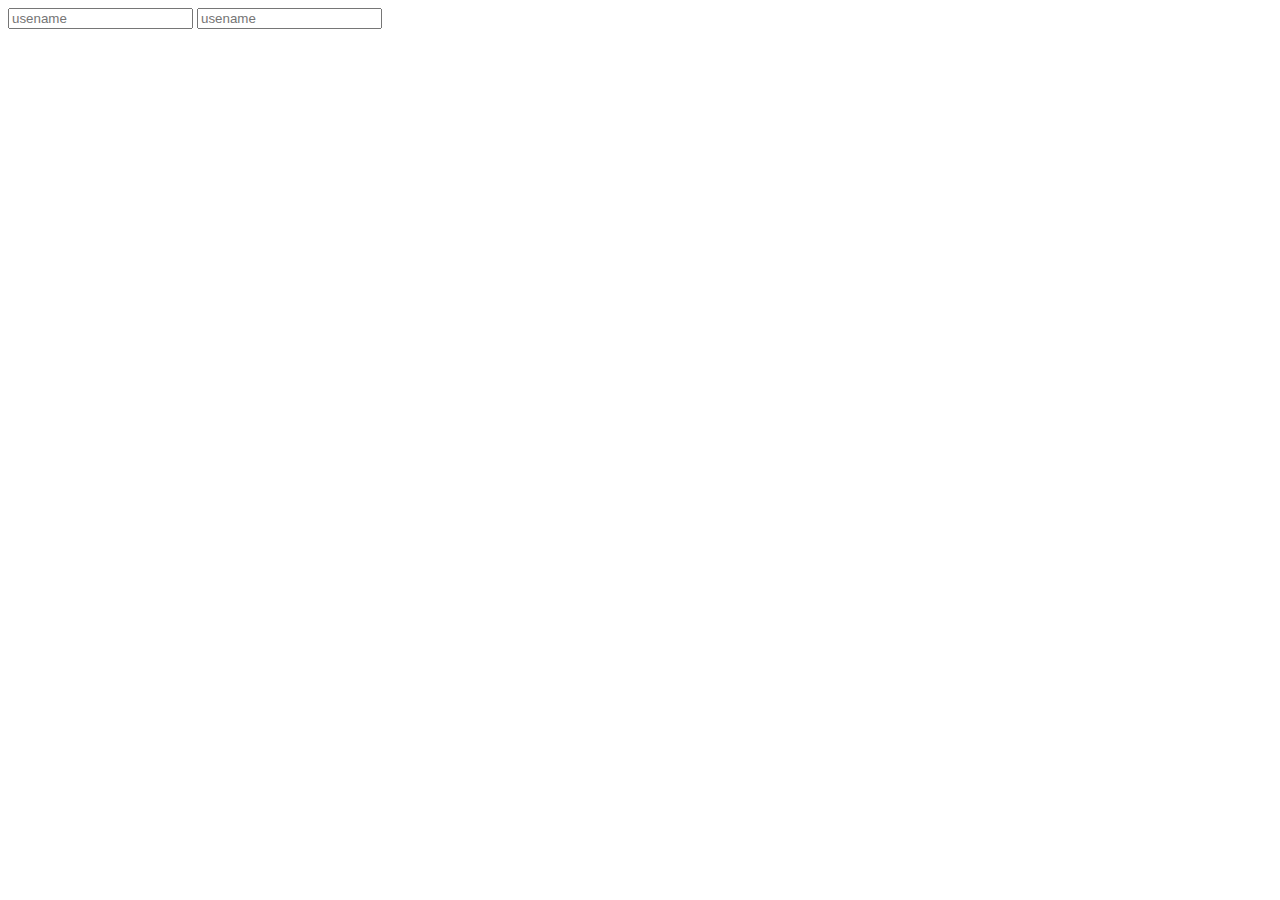
<file: index.html>
<html>
    <head>
        <title>login</title>
    </head>
    <body>
        <div>
            <input type="text" placeholder="usename">
                        <input type="password" placeholder="usename">
        </div>
    </body>
</html>
</file>
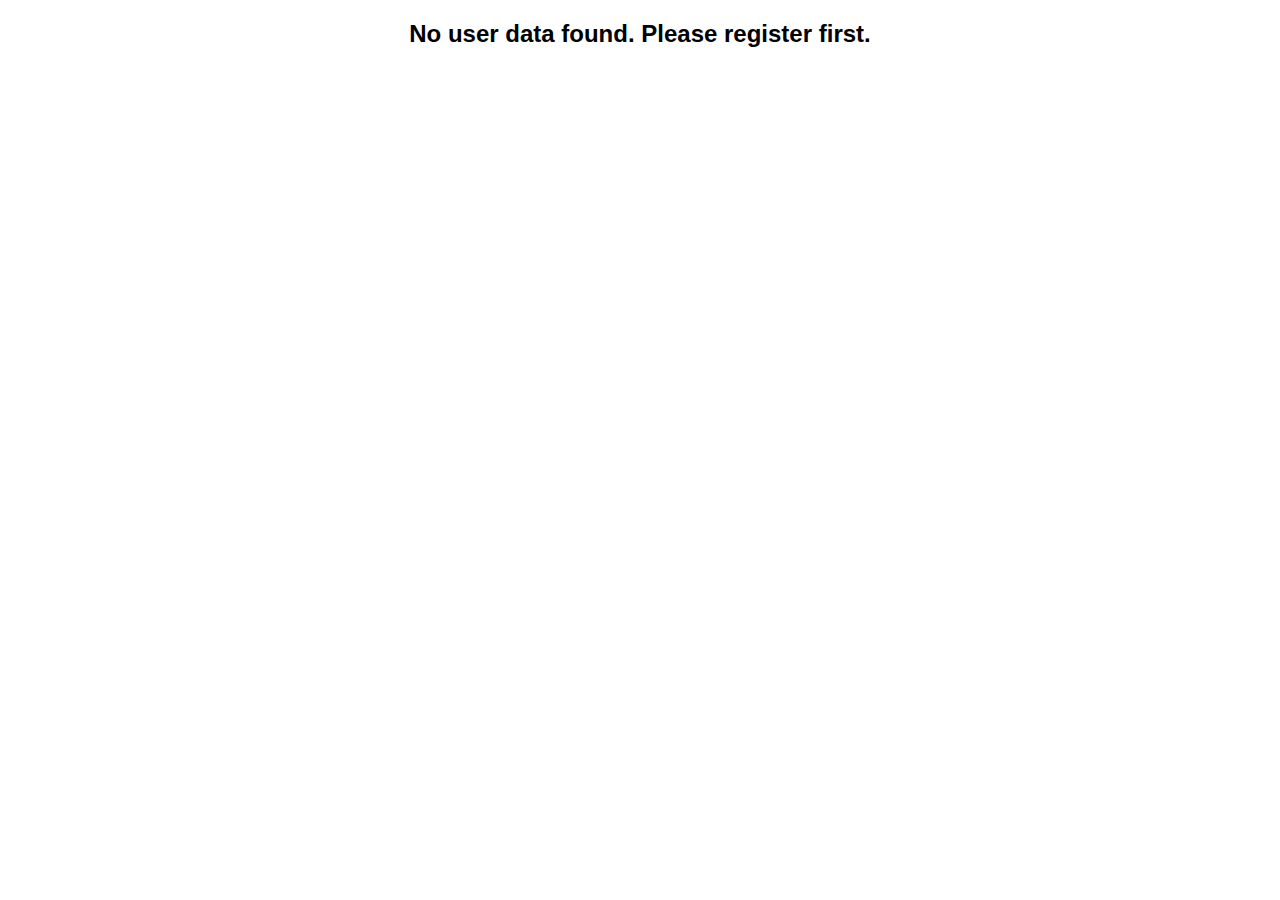
<file: data.html>
<!DOCTYPE html>
<html>
<head>
  <title>User Data</title>
  <style>
    body { font-family: Arial, sans-serif; }
    table { margin: 50px auto; border-collapse: collapse; width: 50%; }
    table, th, td { border: 1px solid black; padding: 10px; text-align: center; }
    h2 { text-align: center; }
  </style>
</head>
<body>
  <h2>Registered User Data</h2>
  <table id="userTable">
    <tr>
      <th>Username</th>
      <th>Email</th>
      <th>Password</th>
    </tr>
  </table>

  <script>
    // Fetch stored values
    const uname = localStorage.getItem("username");
    const email = localStorage.getItem("email");
    const password = localStorage.getItem("password");

    if (uname && email && password) {
      const table = document.getElementById("userTable");
      const row = table.insertRow();
      row.insertCell(0).innerText = uname;
      row.insertCell(1).innerText = email;
      row.insertCell(2).innerText = password;
    } else {
      document.body.innerHTML = "<h2>No user data found. Please register first.</h2>";
    }
  </script>
</body>
</html>
</file>
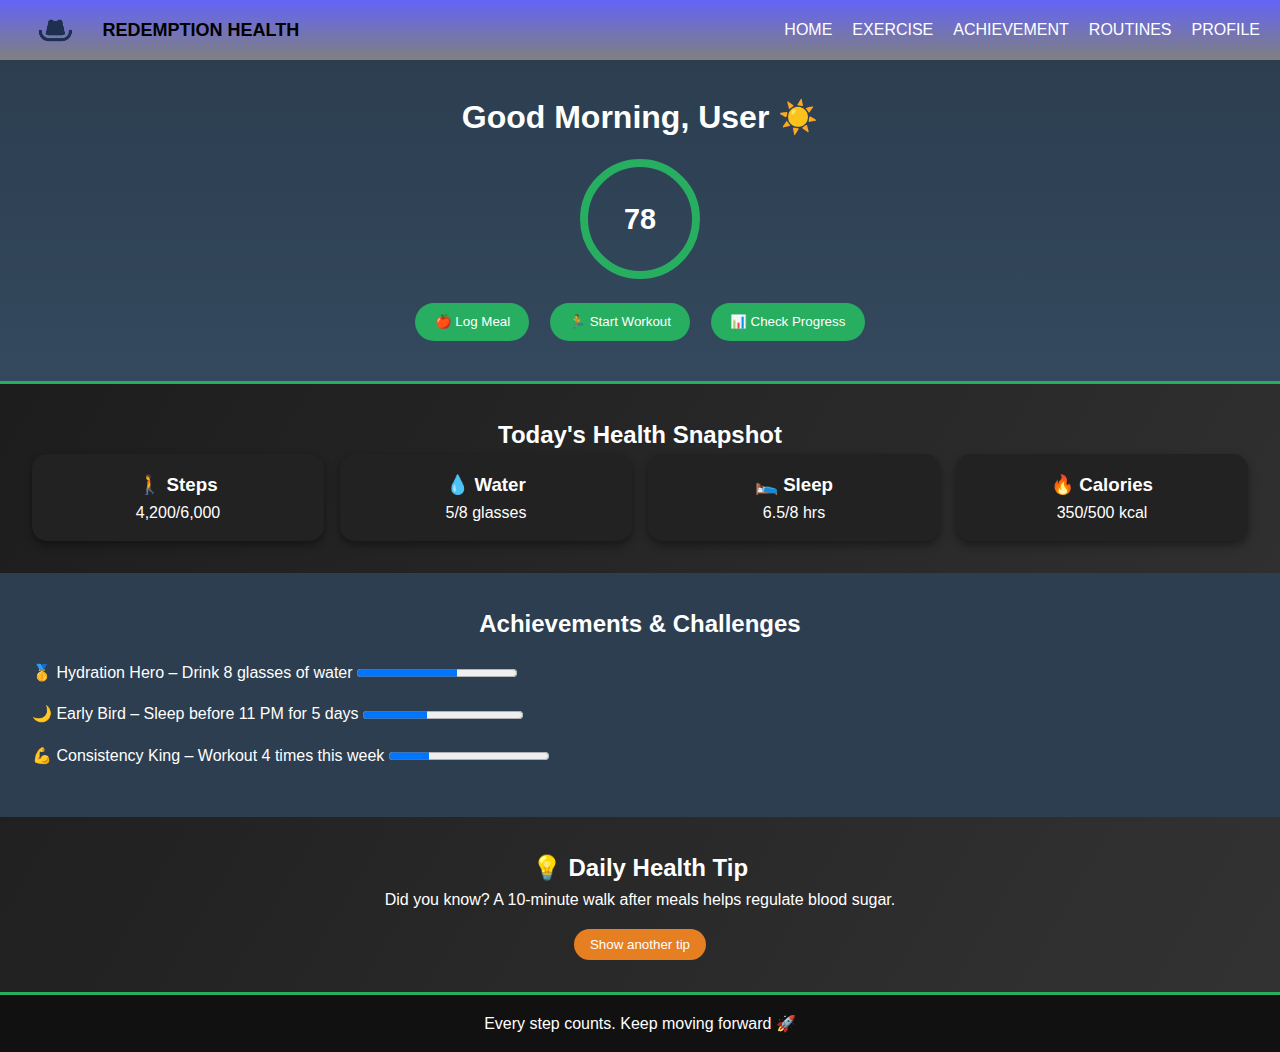
<file: home.html>
<!DOCTYPE html>
<html lang="en">
<head>
  <meta charset="UTF-8">
  <meta name="viewport" content="width=device-width, initial-scale=1.0">
  <title>Flexbox Navbar</title>
  <style>
    nav {
  display: flex;
  justify-content: space-between; /* logo+name on left, menu on right */
  align-items: center;
  padding: 0 20px;
  height: 60px;
  background: linear-gradient(to bottom, rgb(100, 100, 246),grey);
}

.logo-container {
  display: flex;
  align-items: center; /* Align logo and text vertically */
  gap: 10px; /* Space between logo and text */
}

.logo {
  height: 40px;  /* Small logo */
  width: auto;
}

.site-name {
  color: black;
  font-weight: bold;
  font-size: 18px;
}

.nav-links {
  list-style: none;
  display: flex;
  gap: 20px;
}
.navlinks:hover{
    transition:scale(1.2) rotate(5deg);
}

.nav-links li a {
  color: white;
  text-decoration: none;
}
  </style>
</head>
<body>
 <nav>
  <div class="logo-container">
    <img src="webicon.png" alt="logo" class="logo">
    <span class="site-name">REDEMPTION HEALTH</span>
  </div>
  <ul class="nav-links">
    <li><a href="#">HOME</a></li>
    <li><a href="C:\xampp\mang\publicff\exercise.html">EXERCISE</a></li>
    <li><a class="main" href="C:\xampp\mang\publicff\achievements.html">ACHIEVEMENT</a></li>
    <li><a href="C:\xampp\mang\publicff\routines.html">ROUTINES</a></li>
    <li><a href="C:\Users\sindh\public\mang\publicff\public copy\profile.html">PROFILE</a></li>
  </ul>
</nav>
</body>
</html>
<!DOCTYPE html>
<html lang="en">
<head>
  <meta charset="UTF-8">
  <meta name="viewport" content="width=device-width, initial-scale=1.0">
  <title>Health Dashboard</title>
  <style>
    /* General Reset */
* {
  margin: 0;
  padding: 0;
  box-sizing: border-box;
  font-family: "Segoe UI", Tahoma, Geneva, Verdana, sans-serif;
}

body {
  background: linear-gradient(120deg, #1a1a1a, #333);
  color: #fff;
  line-height: 1.6;
  text-align: center;
}

/* Hero */
.hero {
  padding: 2rem;
  background: linear-gradient(180deg, #2c3e50, #34495e);
  border-bottom: 3px solid #27ae60;
}

.hero h1 {
  margin-bottom: 1rem;
}

.health-ring {
  width: 120px;
  height: 120px;
  border-radius: 50%;
  margin: 1rem auto;
  border: 8px solid #27ae60;
  display: flex;
  align-items: center;
  justify-content: center;
  font-size: 1.8rem;
  font-weight: bold;
}

.quick-actions button {
  margin: 0.5rem;
  padding: 0.7rem 1.2rem;
  border: none;
  border-radius: 25px;
  background: #27ae60;
  color: #fff;
  cursor: pointer;
  transition: 0.3s;
}

.quick-actions button:hover {
  background: #2ecc71;
}

/* Snapshot */
.snapshot {
  padding: 2rem;
}

.cards {
  display: grid;
  grid-template-columns: repeat(auto-fit, minmax(180px, 1fr));
  gap: 1rem;
}

.card {
  background: #222;
  padding: 1rem;
  border-radius: 15px;
  box-shadow: 0 4px 8px rgba(0,0,0,0.4);
}

/* Achievements */
.achievements {
  padding: 2rem;
  background: #2c3e50;
}

.achievements ul {
  list-style: none;
}

.achievements li {
  margin: 1rem 0;
  text-align: left;
}

/* Tip */
.tip {
  padding: 2rem;
}

.tip button {
  margin-top: 1rem;
  padding: 0.5rem 1rem;
  background: #e67e22;
  color: #fff;
  border: none;
  border-radius: 20px;
  cursor: pointer;
}

.tip button:hover {
  background: #d35400;
}

/* Footer */
footer {
  padding: 1rem;
  background: #111;
  border-top: 3px solid #27ae60;
}

  </style>
</head>
<body>
  <!-- Hero Section -->
  <header class="hero">
    <div class="hero-content">
      <h1 id="greeting">Good Day, User 👋</h1>
      <div class="health-ring">
        <span id="health-score">78</span>
      </div>
      <div class="quick-actions">
        <button>🍎 Log Meal</button>
        <button>🏃 Start Workout</button>
        <button>📊 Check Progress</button>
      </div>
    </div>
  </header>

  <!-- Health Snapshot -->
  <section class="snapshot">
    <h2>Today's Health Snapshot</h2>
    <div class="cards">
      <div class="card">
        <h3>🚶 Steps</h3>
        <p><span id="steps">4,200</span>/6,000</p>
      </div>
      <div class="card">
        <h3>💧 Water</h3>
        <p><span id="water">5</span>/8 glasses</p>
      </div>
      <div class="card">
        <h3>🛌 Sleep</h3>
        <p><span id="sleep">6.5</span>/8 hrs</p>
      </div>
      <div class="card">
        <h3>🔥 Calories</h3>
        <p><span id="calories">350</span>/500 kcal</p>
      </div>
    </div>
  </section>

  <!-- Achievements -->
  <section class="achievements">
    <h2>Achievements & Challenges</h2>
    <ul>
      <li>🥇 Hydration Hero – Drink 8 glasses of water <progress value="5" max="8"></progress></li>
      <li>🌙 Early Bird – Sleep before 11 PM for 5 days <progress value="2" max="5"></progress></li>
      <li>💪 Consistency King – Workout 4 times this week <progress value="1" max="4"></progress></li>
    </ul>
  </section>

  <!-- Daily Tip -->
  <section class="tip">
    <h2>💡 Daily Health Tip</h2>
    <p id="tip-text">Did you know? A 10-minute walk after meals helps regulate blood sugar.</p>
    <button onclick="newTip()">Show another tip</button>
  </section>

  <!-- Footer -->
  <footer>
    <p>Every step counts. Keep moving forward 🚀</p>
  </footer>

  <script>// Greeting based on time
const greeting = document.getElementById("greeting");
const hour = new Date().getHours();
if (hour < 12) {
  greeting.innerText = "Good Morning, User ☀️";
} else if (hour < 18) {
  greeting.innerText = "Good Afternoon, User 🌤️";
} else {
  greeting.innerText = "Good Evening, User 🌙";
}

// Health tips
const tips = [
  "Drink a glass of water before every meal to stay hydrated.",
  "A 10-minute walk after meals helps regulate blood sugar.",
  "Stretching for 5 minutes a day improves flexibility.",
  "Aim for 7-8 hours of sleep for better recovery.",
  "Replace sugary drinks with water or green tea."
];

function newTip() {
  const random = Math.floor(Math.random() * tips.length);
  document.getElementById("tip-text").innerText = tips[random];
}
</script>
</body>
</html>
</file>
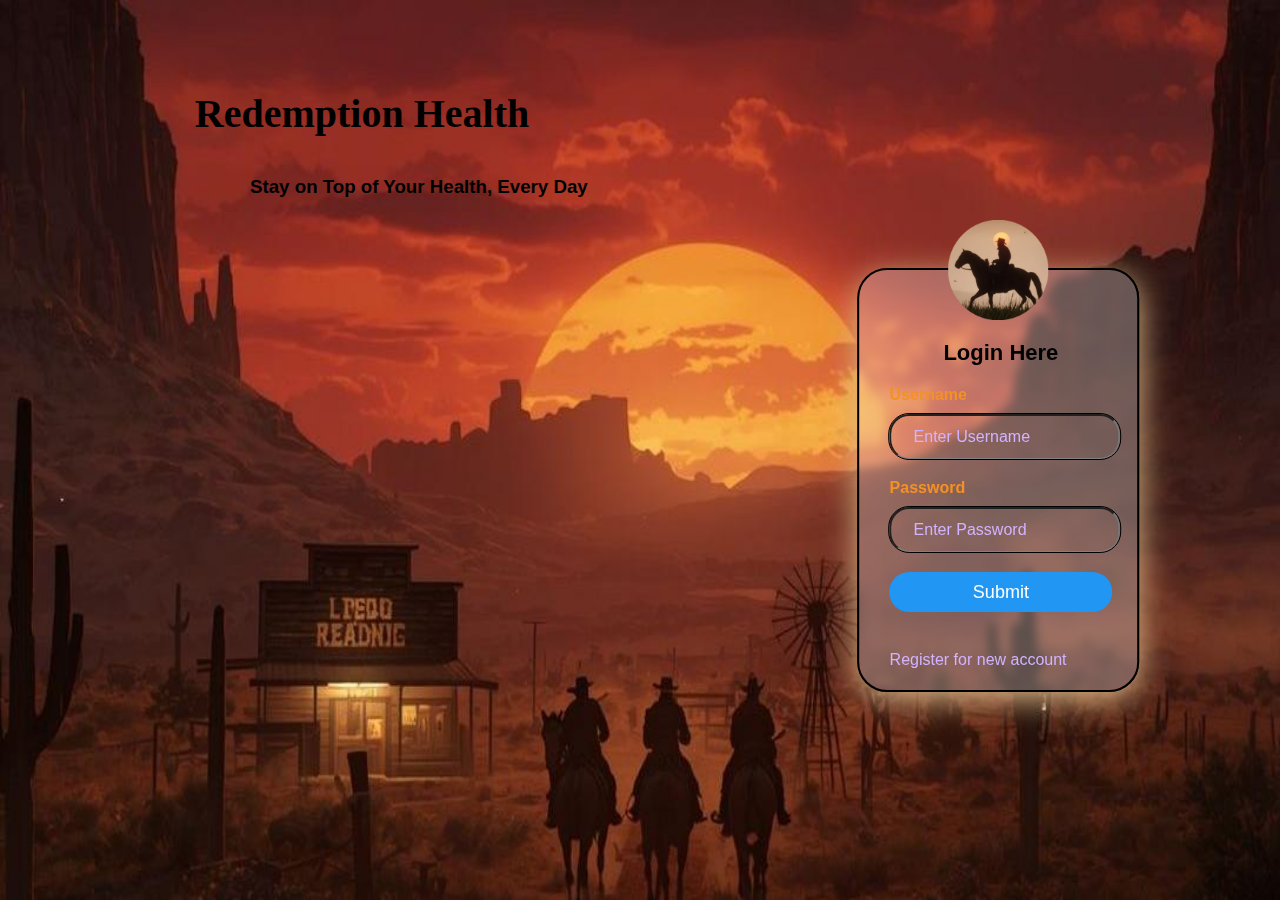
<file: login.html>
<!DOCTYPE html>
<head>
<title>Login Form Design</title>
<link rel="stylesheet" type="text/css" href="styles.css">
<script href="C:\xampp\mang\publicff\script.js"></script>
    </head>
    

<body>
    <div class="web">
<h1 class="webname">Redemption Health</h1></div>
<div class="webs">
    <h3 class="websname">Stay on Top of Your Health, Every Day</h3>
</div>

    <div class="box">

    <img src="user.png" class="user">

        <h1>Login Here</h1>

        <form name="myform"  action="home.html"
         method="POST" >

            <p>Username</p>
            <input type="text" name="uname" placeholder="Enter Username " required="">

            <p>Password</p>
            <input type="password" name="upswd" placeholder="Enter Password" required="">


           <input type="submit" name="">

            <br><br>
            <a href="register.html">Register for new account</a>

        </form>
        
    </div>

    

</body>
</html>
</file>
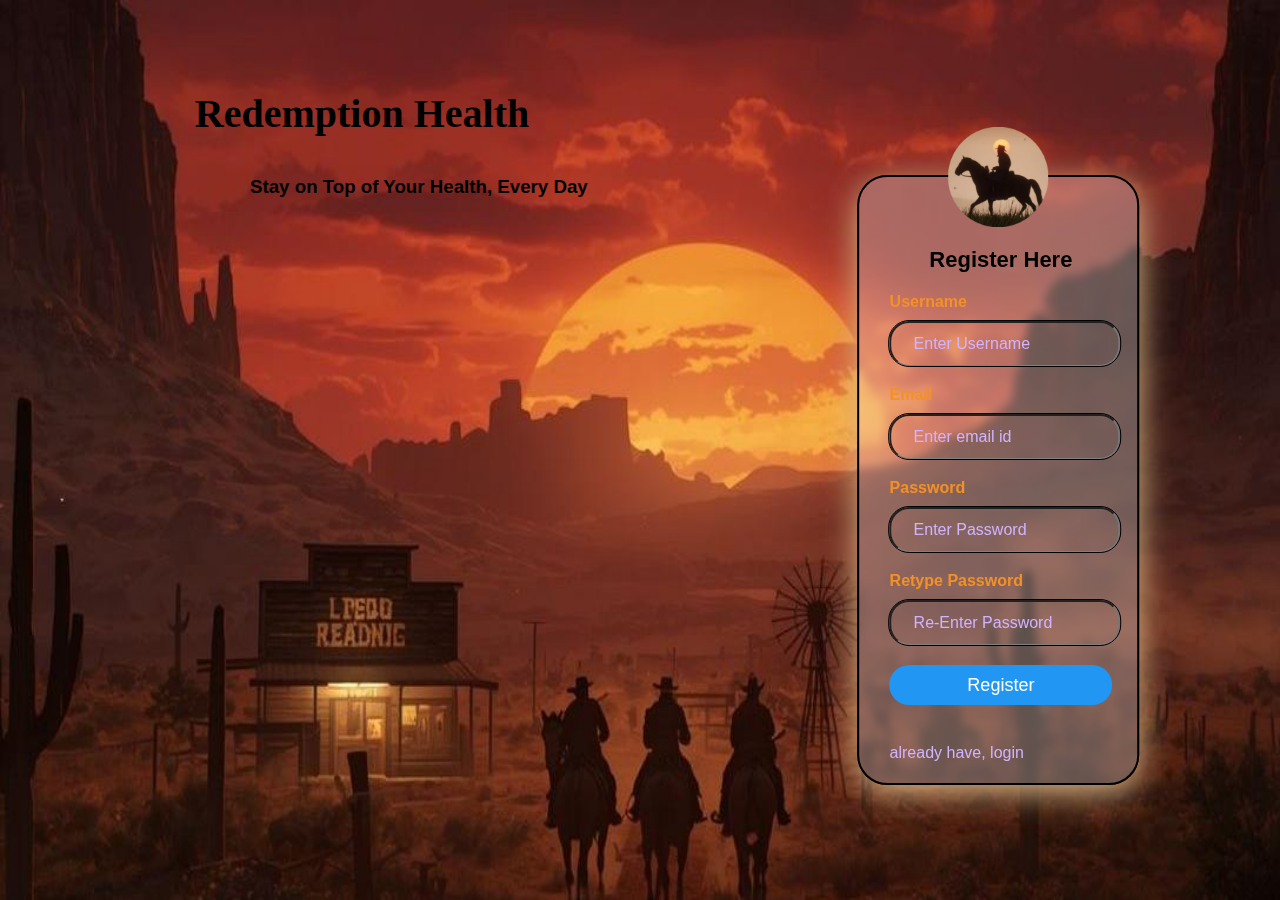
<file: register.html>
<!DOCTYPE html>
<head>
<title>Register Form Design</title>
    <link rel="stylesheet" type="text/css" href="styles.css">
    <link href="script.js">
</head>
<body>
     <div class="web">
<h1 class="webname">Redemption Health</h1></div>
<div class="webs">
    <h3 class="websname">Stay on Top of Your Health, Every Day</h3>
</div>

    <div class="box">
    <img src="user.png" class="user">

        <h1>Register Here</h1>

        <form name="myform2" action="login.html" method="POST">

            <p>Username</p>
            <input type="text" name="uname1" placeholder="Enter Username" required="enter name">

            <p>Email</p>
            <input type="Email" name="email" placeholder="Enter email id" required="">

            <p>Password</p>
            <input type="password" name="upswd1" placeholder="Enter Password" required="">

            <p>Retype Password</p>
            <input type="password" name="upswd2" placeholder="Re-Enter Password" required="">

            <input type="submit" name="" value="Register">

            <br><br>
            <a href="login.html">already have, login </a>
        </form>
        
    </div>

</body>
</html>
</file>
<file: styles.css>
body{
    margin: 0;
    padding: 0;
    background: url(loginpageimg.jpg)no-repeat center center fixed;
    background-size:100% 100% ;
    -moz-background-size: cover;
    -o-background-size: cover;
    font-family: sans-serif;
}

.box{

    margin-top: 30px;
    padding-left: 100px;
    background: rgba(255, 255, 255, 0.279);
    backdrop-filter: blur(5px);
    -webkit-backdrop-filter: blur(5px); /* For Safari */
    border-radius: 10px;
    padding: 20px;
    box-shadow: 0 8px 32px 0 burlywood;
    border: 1px solid rgba(255, 255, 255, 0.304);
    color: red;
    top: 50%;
    left: 78%;
    position: absolute;
    transform: translate(-50%,-50%);
    box-sizing: border-box;
    padding: 70px 30px;
    border : 2px solid black;
    border-radius: 30px;
    padding-bottom: 20px;
    padding-right: 25px;
}



.user{
    width: 100px;
    height: 100px;
    position: absolute;
    top: -50px;
    left: calc(50% - 50px);
}

h1{
    margin: 0;
    padding: 0 0 20px;
    text-align: center;
    font-size: 22px;
    color: black;
}

p{
    color: #f49126;
    margin: 0;
    padding-bottom: 10px;
    font-weight: bold;
}

input{
    width: 100%;
    margin-bottom: 20px;
}

 input[type="text"], input[type="password"] ,input[type="email"]
{
    
    border-bottom: 1px solid grey;
    border-radius: 20px;
    background: transparent;
    outline: 1px solid black;
    height: 40px;
    color: #673ab7;
    font-size: 16px;
}
input::placeholder{
    color: #d1b3ff;
    padding-left: 20px;
    
}

input[type="submit"]
{
    border: none;
    outline: none;
    height: 40px;
    background: #2196f3;
    color: #fff;
    font-size: 18px;
    border-radius: 20px;

}


input[type="submit"]:hover
{
    cursor: pointer;
    background: #0097a7;
}

a
{
    text-decoration:dotted;
    font-size: 16px;
    line-height: 20px;
    color:#d1b3ff;
}


a:hover
{
    color: aquamarine;
}
.webname{
    width:40%;
    font-size:40px;
    color:black;
    font-family: Georgia, 'Times New Roman', Times, serif;
}
.web{
    padding-top: 50px;
    margin-right: 150px;
    padding-left: 170px;
    margin-top: 40px;

}
.webs{
                                                 
    padding-top: 0px;
    margin-right: 250px;
    padding-left: 170px;
    margin-left: 80px;
    margin-bottom: 100px;


}

    .navbar {
      display: flex;                 
      justify-content: space-between; /* Space between logo and links */
      align-items: center;           /* Vertically center items */
      background: #333;
      padding: 10px 20px;
    }
    .img{
    }
</file>
